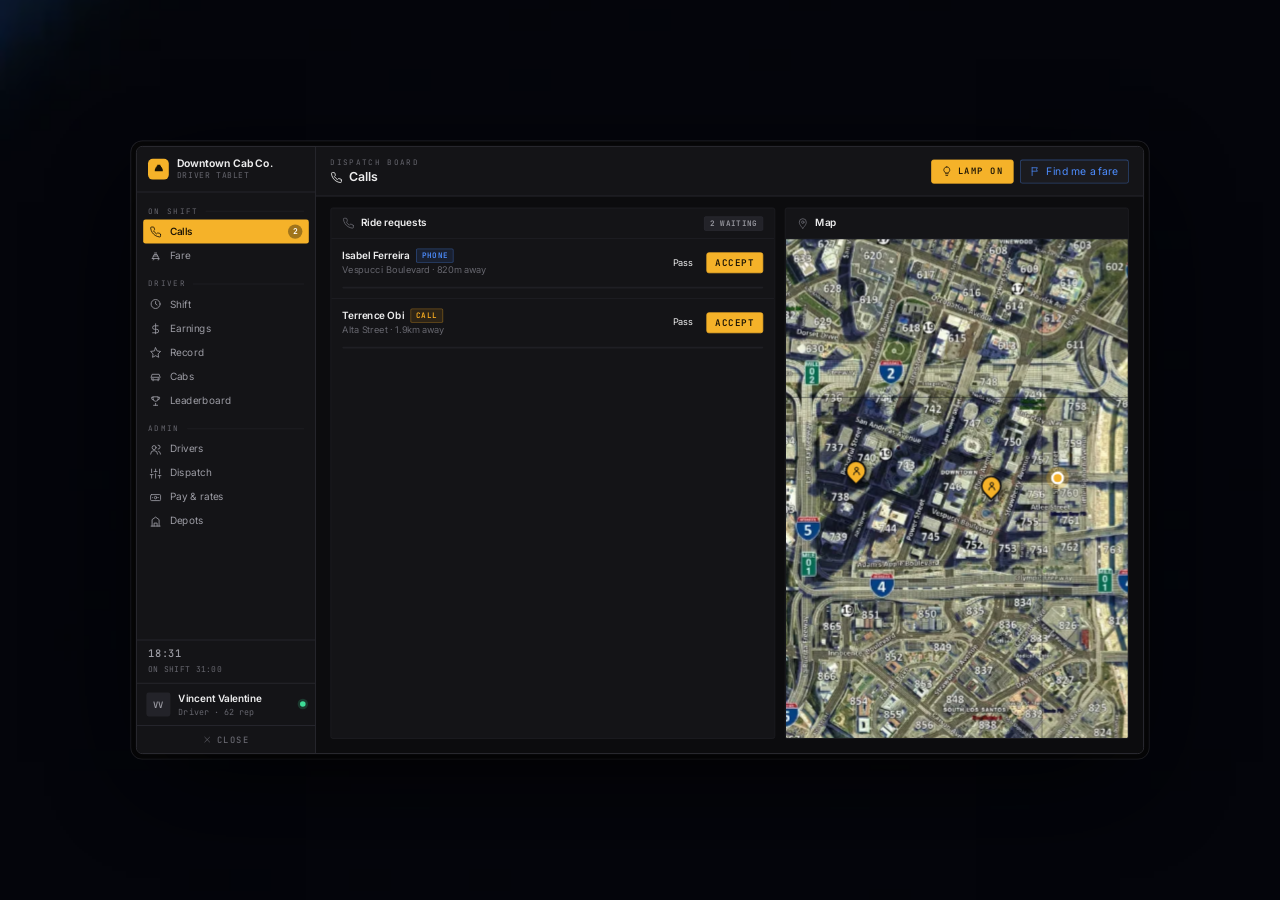
<file: html/index.html>
<!doctype html>
<html lang="en">
<head>
<meta charset="utf-8">
<title>XS-TaxiJob</title>
<link rel="preconnect" href="https://fonts.googleapis.com">
<link rel="preconnect" href="https://fonts.gstatic.com" crossorigin>
<link href="https://fonts.googleapis.com/css2?family=Saira:wght@500;600;700&family=Inter:wght@400;500;600;700&family=JetBrains+Mono:wght@400;500;600;700&display=swap" rel="stylesheet">
<link rel="stylesheet" href="vendor/leaflet/leaflet.css">
<link rel="stylesheet" href="css/dock.css">
<link rel="stylesheet" href="css/tablet.css">
</head>
<body>
<div id="tablet" class="hidden">
    <div class="tb-dim"></div>
    <div class="tb-stage">
        <div class="tb-win">
            <aside class="tb-rail">
                <div class="tb-logo">
                    <div class="tb-hex"><svg viewBox="0 0 24 24"><path d="M4 17h16v-3l-2-5H6l-2 5zM7 9l1-3h8l1 3M9 4h6v2H9z"/></svg></div>
                    <div style="min-width:0">
                        <div class="tb-brand" data-brand>Taxi</div>
                        <div class="tb-brand-sub">Driver tablet</div>
                    </div>
                </div>
                <nav class="tb-nav"></nav>
                <div class="tb-clock"><b data-clock>00:00</b><span data-clock-sub>Off shift</span></div>
                <div class="tb-me">
                    <div class="tb-av" data-me-av>DR</div>
                    <div class="tb-me-info"><b data-me-name>Driver</b><span data-me-sub></span></div>
                    <span class="tb-dot off" data-me-dot></span>
                </div>
                <div class="tb-close" data-close><svg class="tb-i" viewBox="0 0 24 24"><path d="M18 6 6 18M6 6l12 12"/></svg> Close</div>
            </aside>
            <main class="tb-main">
                <div class="tb-ph"></div>
                <div class="tb-body"></div>
                <div class="tb-toastbox"></div>
            </main>
        </div>
    </div>
</div>
<div id="dock">
    <div id="hails"></div>
    <div id="summary" class="hidden">
        <div class="summary-card">
            <h2>Fare complete</h2>
            <div class="summary-rows" id="summary-rows"></div>
            <button id="summary-close" type="button">Clear</button>
        </div>
    </div>
    <div id="meter" class="hidden">
        <div class="mtr-head">
            <span class="dot"></span>
            <span class="mtr-state" id="meter-title">Off duty</span>
            <span class="mtr-flags">
                <span class="pill" id="meter-tariff" hidden></span>
                <span class="mtr-pips" id="meter-pips"></span>
                <span id="meter-vehicle"></span>
            </span>
        </div>
        <div class="mtr-read" id="meter-well">
            <div class="mtr-big" id="meter-amount">$0</div>
            <div class="mtr-cap" id="meter-cap">Shift</div>
            <div class="mtr-aux">
                <b id="meter-distance">0m</b>
                <b id="meter-time">0:00</b>
            </div>
        </div>
        <div class="mtr-route">
            <span class="mtr-to" id="meter-route"></span>
            <span class="mtr-eta" id="meter-totals"></span>
        </div>
    </div>
</div>
<script src="vendor/leaflet/leaflet.js"></script>
<script src="js/mock.js"></script>
<script src="js/app.js"></script>
<script src="js/meter.js"></script>
<script src="js/map.js"></script>
<script src="js/tablet.js"></script>
</body>
</html>
</file>
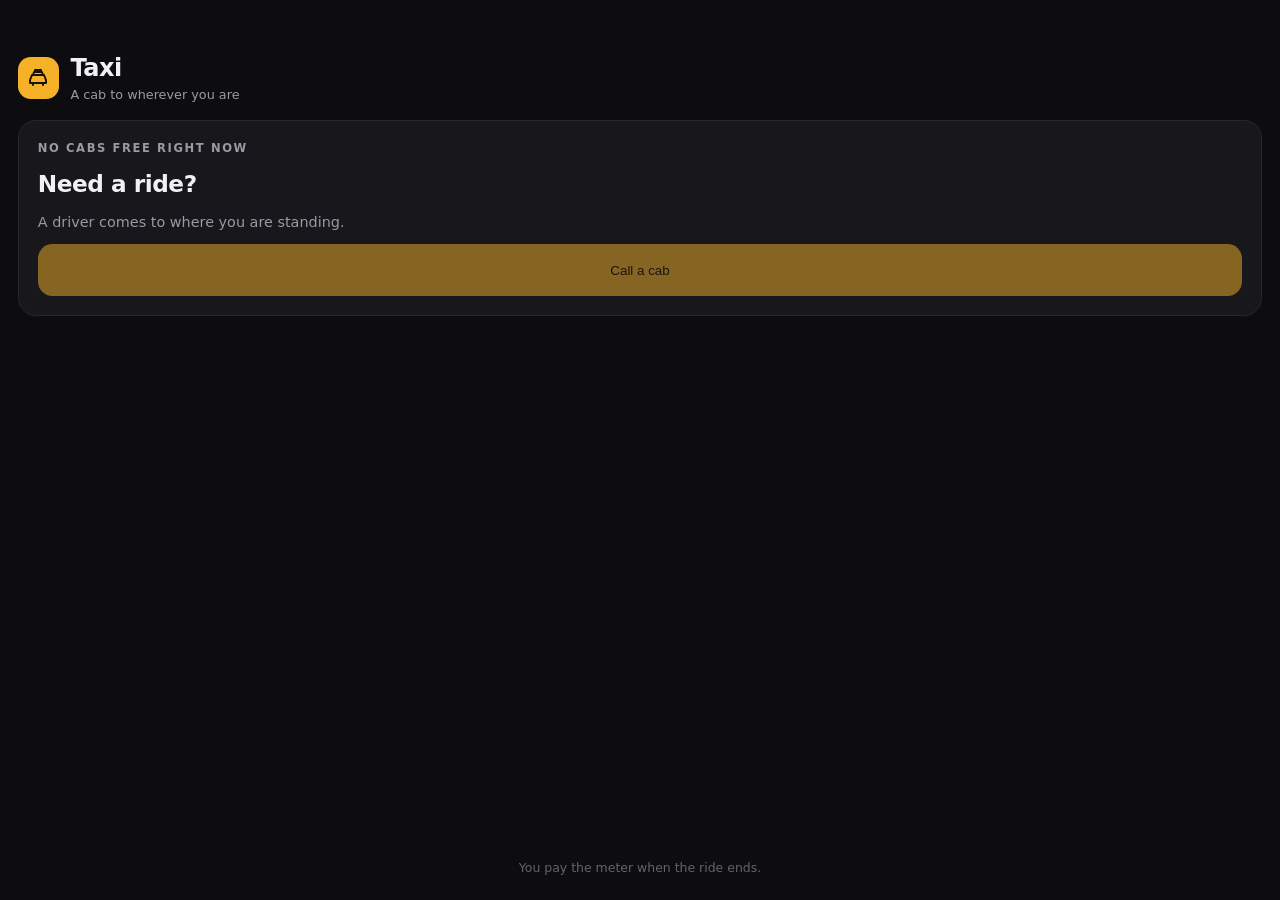
<file: html/phone/index.html>
<!doctype html>
<html lang="en">
<head>
<meta charset="utf-8">
<meta name="viewport" content="width=device-width, initial-scale=1">
<title>Taxi</title>
<style>
:root{--bg:#0d0d10;--card:#17171c;--line:#26262e;--text:#f1f1f3;--dim:#9a9aa4;--faint:#63636c;--amber:#f5b229;--amber-rgb:245,178,41;--ink:#1a1305;--red:#ff5a66;--red-rgb:255,90,102;--green:#3ddc97}
[data-theme="light"]{--bg:#f3f3f6;--card:#ffffff;--line:#e2e2e8;--text:#15151a;--dim:#5d5d68;--faint:#9a9aa4}
*{box-sizing:border-box;margin:0;padding:0}
html,body{height:100%;background:var(--bg);color:var(--text);font:400 1rem/1.4 system-ui,-apple-system,'Segoe UI',Roboto,sans-serif;-webkit-font-smoothing:antialiased;user-select:none}
.app{display:flex;flex-direction:column;gap:1rem;min-height:100%;padding:3.25rem 1.1rem 1.5rem}
.top{display:flex;align-items:center;gap:.7rem}
.logo{display:grid;place-items:center;width:2.6rem;height:2.6rem;border-radius:.8rem;background:var(--amber);color:var(--ink)}
.logo svg{width:1.5rem;height:1.5rem;fill:none;stroke:currentColor;stroke-width:2;stroke-linecap:round;stroke-linejoin:round}
.top h1{font-size:1.5rem;font-weight:700;letter-spacing:-.02em}
.top p{font-size:.8rem;color:var(--dim)}
.card{display:flex;flex-direction:column;gap:.75rem;padding:1.2rem;border:1px solid var(--line);border-radius:1.1rem;background:var(--card)}
.state{font-size:.72rem;font-weight:700;letter-spacing:.14em;text-transform:uppercase;color:var(--amber)}
.state.wait{color:var(--dim)}
.big{font-size:1.45rem;font-weight:700;letter-spacing:-.02em}
.sub{font-size:.9rem;color:var(--dim)}
.row{display:flex;justify-content:space-between;gap:.75rem;padding:.55rem 0;border-top:1px solid var(--line);font-size:.92rem}
.row span:first-child{color:var(--faint)}
.btn{display:flex;align-items:center;justify-content:center;gap:.5rem;width:100%;height:3.2rem;border:0;border-radius:.9rem;background:var(--amber);color:var(--ink);font:700 1.05rem/1 inherit;cursor:pointer}
.btn:active{transform:scale(.98)}
.btn[disabled]{opacity:.5}
.btn.ghost{background:transparent;color:var(--red);border:1px solid rgba(var(--red-rgb),.4)}
.pulse{width:.65rem;height:.65rem;border-radius:50%;background:var(--amber);box-shadow:0 0 0 0 rgba(var(--amber-rgb),.6);animation:p 1.4s infinite}
@keyframes p{70%{box-shadow:0 0 0 .7rem transparent}100%{box-shadow:0 0 0 0 transparent}}
.line{display:flex;align-items:center;gap:.6rem}
.err{min-height:1.2rem;font-size:.85rem;color:var(--red);text-align:center}
.foot{margin-top:auto;font-size:.78rem;color:var(--faint);text-align:center}
</style>
</head>
<body>
<div class="app">
    <div class="top">
        <div class="logo"><svg viewBox="0 0 24 24"><path d="M4 17h16v-3l-2-5H6l-2 5zM7 9l1-3h8l1 3M9 4h6v2H9zM7 17v2M17 17v2"/></svg></div>
        <div><h1 data-title>Taxi</h1><p>A cab to wherever you are</p></div>
    </div>
    <div class="card" data-card></div>
    <div class="err" data-err></div>
    <div class="foot">You pay the meter when the ride ends.</div>
</div>
<script>
(() => {
    const host = location.hostname || '';
    const query = new URLSearchParams(location.search).get('res');
    const res = (typeof GetParentResourceName === 'function' && GetParentResourceName())
        || query
        || (typeof window.resourceName === 'string' && window.resourceName)
        || (host.startsWith('cfx-nui-') ? host.slice(8) : 'XS-TaxiJob');

    const card = document.querySelector('[data-card]');
    const err = document.querySelector('[data-err]');
    let status = { state: 'none' };
    let busy = false;

    const esc = (v) => String(v ?? '').replace(/[&<>"']/g, (c) => ({ '&': '&amp;', '<': '&lt;', '>': '&gt;', '"': '&quot;', "'": '&#39;' }[c]));

    function call(name) {
        return fetch(`https://${res}/${name}`, { method: 'POST', headers: { 'Content-Type': 'application/json' }, body: '{}' })
            .then((r) => r.json())
            .catch(() => ({ ok: false, error: 'Dispatch did not answer.' }));
    }

    function render() {
        const s = status || { state: 'none' };
        if (s.state === 'waiting') {
            card.innerHTML = `
                <span class="state wait">Finding a driver</span>
                <div class="line"><span class="pulse"></span><span class="big">Calling cabs</span></div>
                <span class="sub">Sent to ${s.drivers || 0} driver${s.drivers === 1 ? '' : 's'}. Stay where you are.</span>
                <button class="btn ghost" data-cancel>Cancel</button>`;
        } else if (s.state === 'accepted') {
            card.innerHTML = `
                <span class="state">Driver on the way</span>
                <span class="big">${esc(s.driver || 'Your driver')}</span>
                ${s.vehicle ? `<div class="row"><span>Car</span><span>${esc(s.vehicle)}</span></div>` : ''}
                ${s.plate ? `<div class="row"><span>Plate</span><span>${esc(s.plate)}</span></div>` : ''}
                <button class="btn ghost" data-cancel>Cancel</button>`;
        } else if (s.state === 'riding') {
            card.innerHTML = `
                <span class="state">On your way</span>
                <span class="big">${esc(s.driver || 'Your driver')}</span>
                <span class="sub">Tell your driver where you are going.</span>`;
        } else {
            const free = Number(s.drivers || 0);
            card.innerHTML = `
                <span class="state ${free ? '' : 'wait'}">${free ? `${free} cab${free === 1 ? '' : 's'} free` : 'No cabs free right now'}</span>
                <span class="big">Need a ride?</span>
                <span class="sub">A driver comes to where you are standing.</span>
                <button class="btn" data-call ${free ? '' : 'disabled'}>Call a cab</button>`;
        }

        const go = card.querySelector('[data-call]');
        if (go) go.onclick = async () => {
            if (busy) return;
            busy = true;
            go.disabled = true;
            err.textContent = '';
            const result = await call('phoneRequest');
            busy = false;
            if (!result || result.ok === false) err.textContent = (result && result.error) || 'That did not work.';
            refresh();
        };

        const cancel = card.querySelector('[data-cancel]');
        if (cancel) cancel.onclick = async () => {
            cancel.disabled = true;
            const result = await call('phoneCancel');
            if (!result || result.ok === false) err.textContent = (result && result.error) || 'That did not work.';
            refresh();
        };
    }

    async function refresh() {
        const next = await call('phoneStatus');
        if (next && next.state) {
            status = next;
            render();
        }
    }

    window.addEventListener('message', (event) => {
        const data = event.data;
        if (data === 'componentsLoaded' || data === 'app-opened' || data === 'phone-load') refresh();
        else if (data && data.type === 'status' && data.status) {
            status = data.status;
            render();
        }
    });

    render();
    refresh();
    setInterval(() => { if (document.visibilityState !== 'hidden') refresh(); }, 2500);
})();
</script>
</body>
</html>
</file>
<file: html/vendor/leaflet/leaflet.css>
/* required styles */

.leaflet-pane,
.leaflet-tile,
.leaflet-marker-icon,
.leaflet-marker-shadow,
.leaflet-tile-container,
.leaflet-pane > svg,
.leaflet-pane > canvas,
.leaflet-zoom-box,
.leaflet-image-layer,
.leaflet-layer {
	position: absolute;
	left: 0;
	top: 0;
	}
.leaflet-container {
	overflow: hidden;
	}
.leaflet-tile,
.leaflet-marker-icon,
.leaflet-marker-shadow {
	-webkit-user-select: none;
	   -moz-user-select: none;
	        user-select: none;
	  -webkit-user-drag: none;
	}
/* Prevents IE11 from highlighting tiles in blue */
.leaflet-tile::selection {
	background: transparent;
}
/* Safari renders non-retina tile on retina better with this, but Chrome is worse */
.leaflet-safari .leaflet-tile {
	image-rendering: -webkit-optimize-contrast;
	}
/* hack that prevents hw layers "stretching" when loading new tiles */
.leaflet-safari .leaflet-tile-container {
	width: 1600px;
	height: 1600px;
	-webkit-transform-origin: 0 0;
	}
.leaflet-marker-icon,
.leaflet-marker-shadow {
	display: block;
	}
/* .leaflet-container svg: reset svg max-width decleration shipped in Joomla! (joomla.org) 3.x */
/* .leaflet-container img: map is broken in FF if you have max-width: 100% on tiles */
.leaflet-container .leaflet-overlay-pane svg {
	max-width: none !important;
	max-height: none !important;
	}
.leaflet-container .leaflet-marker-pane img,
.leaflet-container .leaflet-shadow-pane img,
.leaflet-container .leaflet-tile-pane img,
.leaflet-container img.leaflet-image-layer,
.leaflet-container .leaflet-tile {
	max-width: none !important;
	max-height: none !important;
	width: auto;
	padding: 0;
	}

.leaflet-container img.leaflet-tile {
	/* See: https://bugs.chromium.org/p/chromium/issues/detail?id=600120 */
	mix-blend-mode: plus-lighter;
}

.leaflet-container.leaflet-touch-zoom {
	-ms-touch-action: pan-x pan-y;
	touch-action: pan-x pan-y;
	}
.leaflet-container.leaflet-touch-drag {
	-ms-touch-action: pinch-zoom;
	/* Fallback for FF which doesn't support pinch-zoom */
	touch-action: none;
	touch-action: pinch-zoom;
}
.leaflet-container.leaflet-touch-drag.leaflet-touch-zoom {
	-ms-touch-action: none;
	touch-action: none;
}
.leaflet-container {
	-webkit-tap-highlight-color: transparent;
}
.leaflet-container a {
	-webkit-tap-highlight-color: rgba(51, 181, 229, 0.4);
}
.leaflet-tile {
	filter: inherit;
	visibility: hidden;
	}
.leaflet-tile-loaded {
	visibility: inherit;
	}
.leaflet-zoom-box {
	width: 0;
	height: 0;
	-moz-box-sizing: border-box;
	     box-sizing: border-box;
	z-index: 800;
	}
/* workaround for https://bugzilla.mozilla.org/show_bug.cgi?id=888319 */
.leaflet-overlay-pane svg {
	-moz-user-select: none;
	}

.leaflet-pane         { z-index: 400; }

.leaflet-tile-pane    { z-index: 200; }
.leaflet-overlay-pane { z-index: 400; }
.leaflet-shadow-pane  { z-index: 500; }
.leaflet-marker-pane  { z-index: 600; }
.leaflet-tooltip-pane   { z-index: 650; }
.leaflet-popup-pane   { z-index: 700; }

.leaflet-map-pane canvas { z-index: 100; }
.leaflet-map-pane svg    { z-index: 200; }

.leaflet-vml-shape {
	width: 1px;
	height: 1px;
	}
.lvml {
	behavior: url(#default#VML);
	display: inline-block;
	position: absolute;
	}


/* control positioning */

.leaflet-control {
	position: relative;
	z-index: 800;
	pointer-events: visiblePainted; /* IE 9-10 doesn't have auto */
	pointer-events: auto;
	}
.leaflet-top,
.leaflet-bottom {
	position: absolute;
	z-index: 1000;
	pointer-events: none;
	}
.leaflet-top {
	top: 0;
	}
.leaflet-right {
	right: 0;
	}
.leaflet-bottom {
	bottom: 0;
	}
.leaflet-left {
	left: 0;
	}
.leaflet-control {
	float: left;
	clear: both;
	}
.leaflet-right .leaflet-control {
	float: right;
	}
.leaflet-top .leaflet-control {
	margin-top: 10px;
	}
.leaflet-bottom .leaflet-control {
	margin-bottom: 10px;
	}
.leaflet-left .leaflet-control {
	margin-left: 10px;
	}
.leaflet-right .leaflet-control {
	margin-right: 10px;
	}


/* zoom and fade animations */

.leaflet-fade-anim .leaflet-popup {
	opacity: 0;
	-webkit-transition: opacity 0.2s linear;
	   -moz-transition: opacity 0.2s linear;
	        transition: opacity 0.2s linear;
	}
.leaflet-fade-anim .leaflet-map-pane .leaflet-popup {
	opacity: 1;
	}
.leaflet-zoom-animated {
	-webkit-transform-origin: 0 0;
	    -ms-transform-origin: 0 0;
	        transform-origin: 0 0;
	}
svg.leaflet-zoom-animated {
	will-change: transform;
}

.leaflet-zoom-anim .leaflet-zoom-animated {
	-webkit-transition: -webkit-transform 0.25s cubic-bezier(0,0,0.25,1);
	   -moz-transition:    -moz-transform 0.25s cubic-bezier(0,0,0.25,1);
	        transition:         transform 0.25s cubic-bezier(0,0,0.25,1);
	}
.leaflet-zoom-anim .leaflet-tile,
.leaflet-pan-anim .leaflet-tile {
	-webkit-transition: none;
	   -moz-transition: none;
	        transition: none;
	}

.leaflet-zoom-anim .leaflet-zoom-hide {
	visibility: hidden;
	}


/* cursors */

.leaflet-interactive {
	cursor: pointer;
	}
.leaflet-grab {
	cursor: -webkit-grab;
	cursor:    -moz-grab;
	cursor:         grab;
	}
.leaflet-crosshair,
.leaflet-crosshair .leaflet-interactive {
	cursor: crosshair;
	}
.leaflet-popup-pane,
.leaflet-control {
	cursor: auto;
	}
.leaflet-dragging .leaflet-grab,
.leaflet-dragging .leaflet-grab .leaflet-interactive,
.leaflet-dragging .leaflet-marker-draggable {
	cursor: move;
	cursor: -webkit-grabbing;
	cursor:    -moz-grabbing;
	cursor:         grabbing;
	}

/* marker & overlays interactivity */
.leaflet-marker-icon,
.leaflet-marker-shadow,
.leaflet-image-layer,
.leaflet-pane > svg path,
.leaflet-tile-container {
	pointer-events: none;
	}

.leaflet-marker-icon.leaflet-interactive,
.leaflet-image-layer.leaflet-interactive,
.leaflet-pane > svg path.leaflet-interactive,
svg.leaflet-image-layer.leaflet-interactive path {
	pointer-events: visiblePainted; /* IE 9-10 doesn't have auto */
	pointer-events: auto;
	}

/* visual tweaks */

.leaflet-container {
	background: #ddd;
	outline-offset: 1px;
	}
.leaflet-container a {
	color: #0078A8;
	}
.leaflet-zoom-box {
	border: 2px dotted #38f;
	background: rgba(255,255,255,0.5);
	}


/* general typography */
.leaflet-container {
	font-family: "Helvetica Neue", Arial, Helvetica, sans-serif;
	font-size: 12px;
	font-size: 0.75rem;
	line-height: 1.5;
	}


/* general toolbar styles */

.leaflet-bar {
	box-shadow: 0 1px 5px rgba(0,0,0,0.65);
	border-radius: 4px;
	}
.leaflet-bar a {
	background-color: #fff;
	border-bottom: 1px solid #ccc;
	width: 26px;
	height: 26px;
	line-height: 26px;
	display: block;
	text-align: center;
	text-decoration: none;
	color: black;
	}
.leaflet-bar a,
.leaflet-control-layers-toggle {
	background-position: 50% 50%;
	background-repeat: no-repeat;
	display: block;
	}
.leaflet-bar a:hover,
.leaflet-bar a:focus {
	background-color: #f4f4f4;
	}
.leaflet-bar a:first-child {
	border-top-left-radius: 4px;
	border-top-right-radius: 4px;
	}
.leaflet-bar a:last-child {
	border-bottom-left-radius: 4px;
	border-bottom-right-radius: 4px;
	border-bottom: none;
	}
.leaflet-bar a.leaflet-disabled {
	cursor: default;
	background-color: #f4f4f4;
	color: #bbb;
	}

.leaflet-touch .leaflet-bar a {
	width: 30px;
	height: 30px;
	line-height: 30px;
	}
.leaflet-touch .leaflet-bar a:first-child {
	border-top-left-radius: 2px;
	border-top-right-radius: 2px;
	}
.leaflet-touch .leaflet-bar a:last-child {
	border-bottom-left-radius: 2px;
	border-bottom-right-radius: 2px;
	}

/* zoom control */

.leaflet-control-zoom-in,
.leaflet-control-zoom-out {
	font: bold 18px 'Lucida Console', Monaco, monospace;
	text-indent: 1px;
	}

.leaflet-touch .leaflet-control-zoom-in, .leaflet-touch .leaflet-control-zoom-out  {
	font-size: 22px;
	}


/* layers control */

.leaflet-control-layers {
	box-shadow: 0 1px 5px rgba(0,0,0,0.4);
	background: #fff;
	border-radius: 5px;
	}
.leaflet-control-layers-toggle {
	background-image: url(images/layers.png);
	width: 36px;
	height: 36px;
	}
.leaflet-retina .leaflet-control-layers-toggle {
	background-image: url(images/layers-2x.png);
	background-size: 26px 26px;
	}
.leaflet-touch .leaflet-control-layers-toggle {
	width: 44px;
	height: 44px;
	}
.leaflet-control-layers .leaflet-control-layers-list,
.leaflet-control-layers-expanded .leaflet-control-layers-toggle {
	display: none;
	}
.leaflet-control-layers-expanded .leaflet-control-layers-list {
	display: block;
	position: relative;
	}
.leaflet-control-layers-expanded {
	padding: 6px 10px 6px 6px;
	color: #333;
	background: #fff;
	}
.leaflet-control-layers-scrollbar {
	overflow-y: scroll;
	overflow-x: hidden;
	padding-right: 5px;
	}
.leaflet-control-layers-selector {
	margin-top: 2px;
	position: relative;
	top: 1px;
	}
.leaflet-control-layers label {
	display: block;
	font-size: 13px;
	font-size: 1.08333em;
	}
.leaflet-control-layers-separator {
	height: 0;
	border-top: 1px solid #ddd;
	margin: 5px -10px 5px -6px;
	}

/* Default icon URLs */
.leaflet-default-icon-path { /* used only in path-guessing heuristic, see L.Icon.Default */
	background-image: url(images/marker-icon.png);
	}


/* attribution and scale controls */

.leaflet-container .leaflet-control-attribution {
	background: #fff;
	background: rgba(255, 255, 255, 0.8);
	margin: 0;
	}
.leaflet-control-attribution,
.leaflet-control-scale-line {
	padding: 0 5px;
	color: #333;
	line-height: 1.4;
	}
.leaflet-control-attribution a {
	text-decoration: none;
	}
.leaflet-control-attribution a:hover,
.leaflet-control-attribution a:focus {
	text-decoration: underline;
	}
.leaflet-attribution-flag {
	display: inline !important;
	vertical-align: baseline !important;
	width: 1em;
	height: 0.6669em;
	}
.leaflet-left .leaflet-control-scale {
	margin-left: 5px;
	}
.leaflet-bottom .leaflet-control-scale {
	margin-bottom: 5px;
	}
.leaflet-control-scale-line {
	border: 2px solid #777;
	border-top: none;
	line-height: 1.1;
	padding: 2px 5px 1px;
	white-space: nowrap;
	-moz-box-sizing: border-box;
	     box-sizing: border-box;
	background: rgba(255, 255, 255, 0.8);
	text-shadow: 1px 1px #fff;
	}
.leaflet-control-scale-line:not(:first-child) {
	border-top: 2px solid #777;
	border-bottom: none;
	margin-top: -2px;
	}
.leaflet-control-scale-line:not(:first-child):not(:last-child) {
	border-bottom: 2px solid #777;
	}

.leaflet-touch .leaflet-control-attribution,
.leaflet-touch .leaflet-control-layers,
.leaflet-touch .leaflet-bar {
	box-shadow: none;
	}
.leaflet-touch .leaflet-control-layers,
.leaflet-touch .leaflet-bar {
	border: 2px solid rgba(0,0,0,0.2);
	background-clip: padding-box;
	}


/* popup */

.leaflet-popup {
	position: absolute;
	text-align: center;
	margin-bottom: 20px;
	}
.leaflet-popup-content-wrapper {
	padding: 1px;
	text-align: left;
	border-radius: 12px;
	}
.leaflet-popup-content {
	margin: 13px 24px 13px 20px;
	line-height: 1.3;
	font-size: 13px;
	font-size: 1.08333em;
	min-height: 1px;
	}
.leaflet-popup-content p {
	margin: 17px 0;
	margin: 1.3em 0;
	}
.leaflet-popup-tip-container {
	width: 40px;
	height: 20px;
	position: absolute;
	left: 50%;
	margin-top: -1px;
	margin-left: -20px;
	overflow: hidden;
	pointer-events: none;
	}
.leaflet-popup-tip {
	width: 17px;
	height: 17px;
	padding: 1px;

	margin: -10px auto 0;
	pointer-events: auto;

	-webkit-transform: rotate(45deg);
	   -moz-transform: rotate(45deg);
	    -ms-transform: rotate(45deg);
	        transform: rotate(45deg);
	}
.leaflet-popup-content-wrapper,
.leaflet-popup-tip {
	background: white;
	color: #333;
	box-shadow: 0 3px 14px rgba(0,0,0,0.4);
	}
.leaflet-container a.leaflet-popup-close-button {
	position: absolute;
	top: 0;
	right: 0;
	border: none;
	text-align: center;
	width: 24px;
	height: 24px;
	font: 16px/24px Tahoma, Verdana, sans-serif;
	color: #757575;
	text-decoration: none;
	background: transparent;
	}
.leaflet-container a.leaflet-popup-close-button:hover,
.leaflet-container a.leaflet-popup-close-button:focus {
	color: #585858;
	}
.leaflet-popup-scrolled {
	overflow: auto;
	}

.leaflet-oldie .leaflet-popup-content-wrapper {
	-ms-zoom: 1;
	}
.leaflet-oldie .leaflet-popup-tip {
	width: 24px;
	margin: 0 auto;

	-ms-filter: "progid:DXImageTransform.Microsoft.Matrix(M11=0.70710678, M12=0.70710678, M21=-0.70710678, M22=0.70710678)";
	filter: progid:DXImageTransform.Microsoft.Matrix(M11=0.70710678, M12=0.70710678, M21=-0.70710678, M22=0.70710678);
	}

.leaflet-oldie .leaflet-control-zoom,
.leaflet-oldie .leaflet-control-layers,
.leaflet-oldie .leaflet-popup-content-wrapper,
.leaflet-oldie .leaflet-popup-tip {
	border: 1px solid #999;
	}


/* div icon */

.leaflet-div-icon {
	background: #fff;
	border: 1px solid #666;
	}


/* Tooltip */
/* Base styles for the element that has a tooltip */
.leaflet-tooltip {
	position: absolute;
	padding: 6px;
	background-color: #fff;
	border: 1px solid #fff;
	border-radius: 3px;
	color: #222;
	white-space: nowrap;
	-webkit-user-select: none;
	-moz-user-select: none;
	-ms-user-select: none;
	user-select: none;
	pointer-events: none;
	box-shadow: 0 1px 3px rgba(0,0,0,0.4);
	}
.leaflet-tooltip.leaflet-interactive {
	cursor: pointer;
	pointer-events: auto;
	}
.leaflet-tooltip-top:before,
.leaflet-tooltip-bottom:before,
.leaflet-tooltip-left:before,
.leaflet-tooltip-right:before {
	position: absolute;
	pointer-events: none;
	border: 6px solid transparent;
	background: transparent;
	content: "";
	}

/* Directions */

.leaflet-tooltip-bottom {
	margin-top: 6px;
}
.leaflet-tooltip-top {
	margin-top: -6px;
}
.leaflet-tooltip-bottom:before,
.leaflet-tooltip-top:before {
	left: 50%;
	margin-left: -6px;
	}
.leaflet-tooltip-top:before {
	bottom: 0;
	margin-bottom: -12px;
	border-top-color: #fff;
	}
.leaflet-tooltip-bottom:before {
	top: 0;
	margin-top: -12px;
	margin-left: -6px;
	border-bottom-color: #fff;
	}
.leaflet-tooltip-left {
	margin-left: -6px;
}
.leaflet-tooltip-right {
	margin-left: 6px;
}
.leaflet-tooltip-left:before,
.leaflet-tooltip-right:before {
	top: 50%;
	margin-top: -6px;
	}
.leaflet-tooltip-left:before {
	right: 0;
	margin-right: -12px;
	border-left-color: #fff;
	}
.leaflet-tooltip-right:before {
	left: 0;
	margin-left: -12px;
	border-right-color: #fff;
	}

/* Printing */

@media print {
	/* Prevent printers from removing background-images of controls. */
	.leaflet-control {
		-webkit-print-color-adjust: exact;
		print-color-adjust: exact;
		}
	}
</file>
<file: html/css/dock.css>
:root {
    --bg:        #0a0b0e;
    --panel:     #101217;
    --panel-2:   #161920;
    --raised:    #1c2029;
    --input:     #0c0e12;
    --line:      rgba(255,255,255,0.07);
    --line-2:    rgba(255,255,255,0.13);

    --text:      #eef0f4;
    --muted:     #99a0ae;
    --faint:     #626a7a;

    --amber:     #f5b229;
    --amber-dim: rgba(245,178,41,0.13);
    --amber-glow:rgba(245,178,41,0.38);
    --amber-deep:#c98a0e;

    --ok:        #3ddc97;
    --ok-dim:    rgba(61,220,151,0.14);
    --bad:       #e5574d;
    --bad-dim:   rgba(229,87,77,0.15);
    --blue:      #5aa7ff;
    --blue-dim:  rgba(90,167,255,0.14);

    --display: 'Saira', 'Segoe UI', system-ui, sans-serif;
    --body:    'Inter', 'Segoe UI', system-ui, sans-serif;
    --mono:    'JetBrains Mono', ui-monospace, 'Cascadia Code', monospace;

    --radius:    10px;
    --radius-sm: 6px;
    --ease: cubic-bezier(.22,.61,.36,1);
}

* { box-sizing: border-box; margin: 0; padding: 0; }

body {
    font-family: var(--body);
    font-size: 14px;
    color: var(--text);
    background: transparent;
    height: 100vh;
    overflow: hidden;
    user-select: none;
    -webkit-font-smoothing: antialiased;
}

.hidden { display: none !important; }
button { font: inherit; color: inherit; cursor: pointer; border: 0; background: none; }


/* ── The meter ──────────────────────────────────────────────────────────── */

/* One corner for everything that speaks while you drive. Never give this a
   transform, filter or perspective: #summary.full is fixed inset:0 and a
   containing block here would render the end-of-shift card in the corner. */
#dock {
    position: fixed;
    right: 24px;
    bottom: 24px;
    display: flex;
    flex-direction: column;
    align-items: flex-end;
    gap: 10px;
    pointer-events: none;
}
#dock > * { pointer-events: auto; }

/* A moulded box. Fixed size in every state — the inset top highlight is the
   whole "this is a physical thing" trick, and there is deliberately no
   backdrop-filter: over a transparent page CEF paints that region black. */
#meter {
    position: relative;
    width: 300px;
    background: var(--panel);
    border: 1px solid var(--line-2);
    border-radius: var(--radius);
    overflow: hidden;
    box-shadow:
        inset 0 1px 0 rgba(255,255,255,.06),
        0 14px 34px rgba(0,0,0,.55);
    animation: fadeUp .26s var(--ease) both;
}

/* Band one: the sign. Carries the whole state in a colour and one word, so it
   reads in peripheral vision without being looked at. */
.mtr-head {
    height: 28px;
    padding: 0 12px;
    display: flex;
    align-items: center;
    gap: 8px;
    background: var(--panel-2);
    border-bottom: 1px solid var(--line);
    font-family: var(--display);
    font-size: 11px;
    font-weight: 700;
    letter-spacing: .14em;
    text-transform: uppercase;
    color: var(--faint);
}

.mtr-state { white-space: nowrap; }
.mtr-flags { margin-left: auto; display: flex; align-items: center; gap: 6px; }
.mtr-flags .pill { font-size: 9px; padding: 1px 6px; letter-spacing: .08em; }
#meter-vehicle { color: inherit; opacity: .7; font-size: 10px; letter-spacing: .06em; }

.mtr-pips { display: flex; gap: 3px; }
.pip {
    width: 4px; height: 4px;
    border-radius: 1px;
    background: currentColor;
    display: block;
}
.pip.spent { opacity: .25; }

/* Band two: the well. Recessed below the body, which with the band above it is
   what reads as glass over a display. */
.mtr-read {
    padding: 12px 14px 10px;
    background: var(--bg);
    display: grid;
    grid-template-columns: 1fr auto;
    grid-template-areas: "big aux" "cap aux";
    row-gap: 2px;
    box-shadow: inset 0 2px 6px rgba(0,0,0,.5);
}

/* Tabular figures are not a nicety here: $148 to $149 must not move a pixel
   while the driver is reading it at speed. */
.mtr-big {
    grid-area: big;
    font-family: var(--display);
    font-size: 46px;
    font-weight: 700;
    line-height: .95;
    letter-spacing: -.03em;
    font-variant-numeric: tabular-nums;
    color: var(--amber);
    text-shadow: 0 0 18px var(--amber-glow);
}

/* The big number means something different in every state, and an unlabelled
   big number is a guess. */
.mtr-cap {
    grid-area: cap;
    font-family: var(--display);
    font-size: 9.5px;
    font-weight: 600;
    letter-spacing: .18em;
    text-transform: uppercase;
    color: var(--faint);
}

.mtr-aux {
    grid-area: aux;
    align-self: center;
    justify-self: end;
    text-align: right;
    display: grid;
    gap: 3px;
}
.mtr-aux b {
    font-family: var(--mono);
    font-size: 11.5px;
    font-weight: 500;
    font-variant-numeric: tabular-nums;
    color: var(--muted);
}

/* Band three: one line of context. Always drawn, even with no fare, so the
   unit's height never changes. */
.mtr-route {
    height: 30px;
    padding: 0 12px;
    display: flex;
    align-items: center;
    gap: 8px;
    border-top: 1px solid var(--line);
}
.mtr-to {
    font-size: 11.5px;
    color: var(--muted);
    overflow: hidden;
    text-overflow: ellipsis;
    white-space: nowrap;
}
.mtr-to strong { font-family: var(--display); font-size: 12px; color: var(--amber); font-weight: 600; }
.mtr-to .mtr-cmd { font-family: var(--mono); color: var(--amber); font-size: 11px; }
.mtr-eta { margin-left: auto; font-family: var(--mono); font-size: 11px; color: var(--faint); white-space: nowrap; }

/* ── States ─────────────────────────────────────────────────────────────── */
/* A state light does not fade, so none of these carry a transition. */

#meter.s-hire  .mtr-head { background: var(--amber-dim); color: var(--amber); }
#meter.s-hire  .dot { background: var(--amber); box-shadow: 0 0 8px var(--amber-glow); }

#meter.s-call  .mtr-head { background: var(--blue-dim); color: var(--blue); }
#meter.s-call  .dot { background: var(--blue); animation: pulse 1.5s ease-in-out infinite; }
#meter.s-call  .mtr-big { color: var(--blue); text-shadow: 0 0 18px rgba(90,167,255,.32); }

#meter.s-board .mtr-head { background: var(--blue-dim); color: var(--blue); }
#meter.s-board .dot { background: var(--blue); }

/* The strongest idea in the design: a cab's roof lamp goes OUT when it is
   hired and the meter lights up. The band inverting is that flip, in one
   gesture, legible without reading a word. */
#meter.s-hired .mtr-head { background: var(--amber); color: #15120a; }
#meter.s-hired .dot { background: #15120a; box-shadow: none; }
#meter.s-hired .mtr-flags .pill { background: rgba(0,0,0,.22); color: #15120a; border-color: rgba(0,0,0,.25); }

#meter.s-paid  .mtr-head { background: var(--ok-dim); color: var(--ok); }
#meter.s-paid  .dot { background: var(--ok); }
#meter.s-paid  .mtr-big { color: var(--ok); text-shadow: 0 0 18px rgba(61,220,151,.3); }

/* The pickup running out. The colour is the alarm; there is no beep. */
#meter.s-alarm .mtr-head { background: var(--bad-dim); color: var(--bad); }
#meter.s-alarm .dot { background: var(--bad); animation: pulse 1s ease-in-out infinite; }
#meter.s-alarm .mtr-big { color: var(--bad); text-shadow: 0 0 18px rgba(229,87,77,.34); }

/* Anything still reaching for the old class finds the hired look. */
#meter.running .mtr-head { background: var(--amber); color: #15120a; }

@keyframes pulse {
    0%, 100% { opacity: 1; }
    50%      { opacity: .35; }
}

/* ── One-shots ──────────────────────────────────────────────────────────── */

/* The number rolls over when its meaning changes. */
#meter.flip .mtr-big { animation: mtrFlip .14s var(--ease) both; }
@keyframes mtrFlip {
    from { opacity: 0; transform: translateY(-5px); }
    to   { opacity: 1; transform: translateY(0); }
}

/* A star lost. The cab takes a hit and the meter jolts — today the cost of
   driving badly is invisible until the summary card. */
#meter.knock .mtr-head { animation: mtrKnock .5s var(--ease) both; }
#meter.knock .dot { animation: mtrKnockDot .5s var(--ease) both; }
@keyframes mtrKnock {
    0%   { background: rgba(229,87,77,.4); }
    100% { }
}
@keyframes mtrKnockDot {
    0%, 100% { transform: scale(1); }
    40%      { transform: scale(1.9); }
}

/* Paid. One wash across the glass. */
#meter.settle .mtr-read { animation: mtrSettle .08s linear both; }
@keyframes mtrSettle {
    from { background: #2a2e36; }
    to   { background: var(--bg); }
}

/* ── The receipt ────────────────────────────────────────────────────────── */
/* A fare completing docks above the meter instead of throwing a card over the
   middle of the screen while you are driving. Ending a shift still gets the
   screen — you have parked, and it is the end of something. */
#summary.dock {
    position: static;
    inset: auto;
    display: block;
    background: none;
    backdrop-filter: none;
    place-items: initial;
}
#summary.dock .summary-card {
    width: 300px;
    padding: 14px 16px;
    animation: slideIn .26s var(--ease) both;
}
#summary.dock .summary-card h2 { font-size: 13px; margin-bottom: 10px; }
#summary.dock .summary-rows { margin-bottom: 10px; gap: 6px; }
#summary.dock .summary-rows div { font-size: 11.5px; padding-bottom: 6px; }
#summary.dock #summary-close {
    width: auto;
    padding: 5px 12px;
    font-size: 11px;
    margin-left: auto;
    display: block;
}

/* ── Hail offers ────────────────────────────────────────────────────────── */

#hails {
    position: fixed;
    top: 22px;
    right: 22px;
    display: flex;
    flex-direction: column;
    gap: 9px;
}


.hail {
    width: 250px;
    background: rgba(16,18,23,.95);
    border: 1px solid var(--line-2);
    border-left: 2px solid var(--amber);
    border-radius: var(--radius-sm);
    padding: 12px 14px;
    /* No backdrop-filter. Over a transparent page CEF has nothing to blur and
       paints the filtered region black instead — a box far bigger than the
       card, because the shadow goes opaque with it. */
    box-shadow: 0 10px 24px rgba(0,0,0,.45);
    animation: slideIn .26s var(--ease) both;
}

@keyframes slideIn {
    from { opacity: 0; transform: translateX(24px); }
    to   { opacity: 1; transform: none; }
}

.hail b { font-size: 13px; font-family: var(--display); }
.hail p { font-size: 11px; color: var(--muted); margin-top: 2px; }
.hail .cmd { font-family: var(--mono); font-size: 11px; color: var(--amber); margin-top: 7px; display: block; }

.hail .timer { height: 2px; background: var(--amber); margin-top: 9px; border-radius: 2px; transform-origin: left; }

/* ── Fare summary ───────────────────────────────────────────────────────── */

#summary {
    position: fixed;
    inset: 0;
    display: grid;
    place-items: center;
    background: rgba(4,5,7,.72);
}

.summary-card {
    width: min(400px, 90vw);
    background: var(--panel);
    border: 1px solid var(--line-2);
    border-radius: var(--radius);
    padding: 22px;
    box-shadow: 0 30px 80px rgba(0,0,0,.7);
    animation: panelIn .24s var(--ease) both;
}

.summary-card h2 {
    font-family: var(--display);
    font-size: 18px;
    font-weight: 600;
    margin-bottom: 14px;
}

.summary-rows { display: flex; flex-direction: column; gap: 8px; margin-bottom: 18px; }

.summary-rows div {
    display: flex;
    justify-content: space-between;
    font-size: 12.5px;
    padding-bottom: 8px;
    border-bottom: 1px solid var(--line);
}

.summary-rows div:last-child { border-bottom: 0; }
.summary-rows span:first-child { color: var(--muted); }
.summary-rows span:last-child { font-family: var(--mono); }
.summary-rows div.total span:last-child { color: var(--amber); font-size: 15px; font-weight: 700; }

#summary-close {
    width: 100%;
    padding: 10px;
    border-radius: var(--radius-sm);
    background: var(--amber-dim);
    border: 1px solid rgba(245,178,41,.4);
    color: var(--amber);
    font-family: var(--display);
    font-weight: 600;
    letter-spacing: .04em;
    transition: all .16s var(--ease);
}

#summary-close:hover { background: rgba(245,178,41,.22); border-color: var(--amber); }
</file>
<file: html/css/tablet.css>
:root{
  --x-base:#0c0c0e; --x-surface:#141417; --x-raised:#1b1b1f; --x-raised2:#232329; --x-line:#2a2a31; --x-soft:#1f1f24; --x-line2:#38383f;
  --x-text:#ececed; --x-dim:#9b9ba3; --x-faint:#66666e;
  --x-red:#ff4d5e;--x-red-rgb:255,77,94; --x-yellow:#ffb020;--x-yellow-rgb:255,176,32; --x-green:#3ddc97;--x-green-rgb:61,220,151; --x-blue:#4d8dff;--x-blue-rgb:77,141,255; --x-orange:#ff8a3d; --x-purple:#a88bff;--x-purple-rgb:168,139,255;
  --x-accent:#f5b229;--x-accent-rgb:245,178,41; --x-ink:#1a1305;
  --x-font:'Inter',system-ui,-apple-system,'Segoe UI',sans-serif; --x-mono:'JetBrains Mono','SF Mono',ui-monospace,Consolas,monospace;
}

.tb-stage{position:absolute;left:50%;top:50%;width:1600px;height:900px;transform:translate(-50%,-50%) scale(var(--tb-s,1));transform-origin:center center}
.tb-dim{position:absolute;inset:0;background:rgba(2,4,8,.55)}
.tb-win{position:absolute;left:170px;top:70px;width:1260px;height:760px;display:grid;grid-template-columns:224px minmax(0,1fr);background:var(--x-base);border:1px solid var(--x-line2);border-radius:8px;box-shadow:0 40px 120px -30px rgba(0,0,0,.95),0 0 0 6px #070708,0 0 0 7px #26262c;overflow:hidden;color:var(--x-text);font:13px/1.45 var(--x-font);-webkit-font-smoothing:antialiased;user-select:none}
.tb-win button,.tb-win input,.tb-win select,.tb-win textarea{font:inherit;color:inherit}
.tb-i{width:15px;height:15px;flex:none;fill:none;stroke:currentColor;stroke-width:1.7;stroke-linecap:round;stroke-linejoin:round}

.tb-rail{display:flex;flex-direction:column;min-height:0;background:var(--x-surface);border-right:1px solid var(--x-line)}
.tb-logo{display:flex;align-items:center;gap:10px;padding:13px 14px;border-bottom:1px solid var(--x-line)}
.tb-hex{width:26px;height:26px;flex:none;display:grid;place-items:center;border-radius:6px;background:var(--x-accent);color:var(--x-ink)}
.tb-hex svg{width:15px;height:15px;fill:currentColor}
.tb-brand{font:650 13px/1.2 var(--x-font);letter-spacing:-.01em;white-space:nowrap;overflow:hidden;text-overflow:ellipsis}
.tb-brand span{color:var(--x-accent)}
.tb-brand-sub{font:10px/1.4 var(--x-mono);color:var(--x-faint);letter-spacing:.1em;text-transform:uppercase}
.tb-nav{flex:1;min-height:0;overflow-y:auto;padding:4px 0 12px}
.tb-sec{display:flex;align-items:center;gap:9px;padding:15px 14px 6px;font:9.5px/1 var(--x-mono);letter-spacing:.2em;text-transform:uppercase;color:var(--x-faint)}
.tb-sec::after{content:'';flex:1;height:1px;background:var(--x-soft)}
.tb-item{display:flex;align-items:center;gap:10px;margin:0 8px;padding:6px 8px;border-radius:3px;color:var(--x-dim);font-size:12.5px;cursor:pointer}
.tb-item:hover{background:var(--x-raised);color:var(--x-text)}
.tb-item.on{background:var(--x-accent);color:var(--x-ink);font-weight:550}
.tb-badge{margin-left:auto;min-width:18px;padding:1px 5px;border-radius:9px;background:var(--x-red);color:#fff;font:600 10px/1.6 var(--x-mono);text-align:center}
.tb-badge.n{background:var(--x-raised2);color:var(--x-dim)}
.tb-item.on .tb-badge{background:rgba(0,0,0,.35);color:#fff}
.tb-clock{padding:9px 14px;border-top:1px solid var(--x-line)}
.tb-clock b{display:block;font:500 13px/1.2 var(--x-mono);color:var(--x-dim);letter-spacing:.04em}
.tb-clock span{font:10px/1.4 var(--x-mono);color:var(--x-faint);letter-spacing:.06em;text-transform:uppercase}
.tb-me{display:flex;align-items:center;gap:10px;padding:10px 12px;border-top:1px solid var(--x-line)}
.tb-av{width:30px;height:30px;flex:none;display:grid;place-items:center;border-radius:3px;background:var(--x-raised2);color:var(--x-dim);font:600 11px var(--x-mono)}
.tb-me-info{flex:1;min-width:0}
.tb-me-info b{display:block;font-weight:600;font-size:12.5px;white-space:nowrap;overflow:hidden;text-overflow:ellipsis}
.tb-me-info span{display:block;font:10.5px var(--x-mono);color:var(--x-faint);letter-spacing:.03em;white-space:nowrap;overflow:hidden;text-overflow:ellipsis}
.tb-dot{width:7px;height:7px;flex:none;border-radius:50%;background:var(--x-green);box-shadow:0 0 0 3px rgba(var(--x-green-rgb),.18)}
.tb-dot.off{background:#5c6674;box-shadow:none}
.tb-close{display:flex;align-items:center;justify-content:center;gap:6px;padding:11px 14px;border-top:1px solid var(--x-line);color:var(--x-faint);font:500 11px/1 var(--x-mono);letter-spacing:.1em;text-transform:uppercase;cursor:pointer}
.tb-close .tb-i{width:12px;height:12px}
.tb-close:hover{background:rgba(var(--x-red-rgb),.12);color:var(--x-red)}

.tb-main{position:relative;display:flex;flex-direction:column;min-width:0;min-height:0;background:var(--x-base)}
.tb-ph{display:flex;align-items:center;gap:12px;min-height:62px;padding:11px 18px;border-bottom:1px solid var(--x-line);background:var(--x-surface);flex:none}
.tb-ph-l{display:flex;flex-direction:column;min-width:0}
.tb-ph-sub{font:9.5px/1.6 var(--x-mono);letter-spacing:.2em;text-transform:uppercase;color:var(--x-faint);white-space:nowrap;overflow:hidden;text-overflow:ellipsis}
.tb-ph-title{display:flex;align-items:center;gap:8px;font-size:15.5px;font-weight:600;letter-spacing:-.005em;white-space:nowrap}
.tb-ph-r{margin-left:auto;display:flex;gap:8px;align-items:center;flex:none}
.tb-body{flex:1;min-height:0;display:flex;flex-direction:column;gap:12px;padding:14px 18px 18px;overflow:hidden}

.tb-btn{display:inline-flex;align-items:center;justify-content:center;gap:7px;height:30px;padding:0 12px;border:1px solid var(--x-line);border-radius:3px;background:var(--x-raised);color:var(--x-dim);font:500 12px/1 var(--x-font);white-space:nowrap;cursor:pointer}
.tb-btn:hover{background:var(--x-raised2);color:var(--x-text)}
.tb-btn .tb-i{width:13px;height:13px}
.tb-btn.b-go{background:var(--x-accent);border-color:var(--x-accent);color:var(--x-ink);font:600 11px/1 var(--x-mono);letter-spacing:.1em;text-transform:uppercase}
.tb-btn.b-go:hover{filter:brightness(1.08)}
.tb-btn.b-red{color:var(--x-red);border-color:rgba(var(--x-red-rgb),.32)}
.tb-btn.b-red:hover{background:rgba(var(--x-red-rgb),.12)}
.tb-btn.b-green{color:var(--x-green);border-color:rgba(var(--x-green-rgb),.36)}
.tb-btn.b-green:hover{background:rgba(var(--x-green-rgb),.12)}
.tb-btn.b-blue{color:var(--x-blue);border-color:rgba(var(--x-blue-rgb),.36)}
.tb-btn.b-blue:hover{background:rgba(var(--x-blue-rgb),.12)}
.tb-btn.b-ghost{background:none;border-color:transparent}
.tb-btn.b-ghost:hover{background:var(--x-raised);border-color:var(--x-line)}
.tb-btn.b-sm{height:26px;padding:0 10px;font-size:11.5px}
.tb-btn.b-lg{height:38px;padding:0 18px}
.tb-btn[disabled]{opacity:.42;cursor:not-allowed;filter:none}
.tb-btn.b-wide{width:100%}

.tb-label{display:block;margin-bottom:6px;font:10px/1 var(--x-mono);letter-spacing:.12em;text-transform:uppercase;color:var(--x-faint)}
.tb-input{width:100%;height:32px;padding:0 11px;background:var(--x-base);border:1px solid var(--x-line);border-radius:3px;color:var(--x-text);font-size:12.5px;outline:none}
.tb-input::placeholder{color:var(--x-faint)}
.tb-input:focus{border-color:var(--x-accent)}
select.tb-input{appearance:none;padding-right:30px;background-image:linear-gradient(45deg,transparent 50%,var(--x-faint) 50%),linear-gradient(135deg,var(--x-faint) 50%,transparent 50%);background-position:calc(100% - 15px) 14px,calc(100% - 10px) 14px;background-size:5px 5px,5px 5px;background-repeat:no-repeat}
select.tb-input option{background:var(--x-surface);color:var(--x-text)}
.tb-form{display:grid;grid-template-columns:1fr 1fr;gap:12px}
.tb-form .f-wide{grid-column:1/-1}

.tb-tag{display:inline-flex;align-items:center;gap:5px;height:18px;padding:0 6px;border:1px solid var(--x-line);border-radius:2px;background:var(--x-raised2);color:var(--x-dim);font:600 9.5px/1 var(--x-mono);letter-spacing:.07em;text-transform:uppercase;white-space:nowrap}
.tb-tag.g-red{color:var(--x-red);border-color:rgba(var(--x-red-rgb),.34);background:rgba(var(--x-red-rgb),.11)}
.tb-tag.g-yellow{color:var(--x-yellow);border-color:rgba(var(--x-yellow-rgb),.34);background:rgba(var(--x-yellow-rgb),.11)}
.tb-tag.g-green{color:var(--x-green);border-color:rgba(var(--x-green-rgb),.34);background:rgba(var(--x-green-rgb),.11)}
.tb-tag.g-blue{color:var(--x-blue);border-color:rgba(var(--x-blue-rgb),.34);background:rgba(var(--x-blue-rgb),.11)}
.tb-tag.g-purple{color:var(--x-purple);border-color:rgba(var(--x-purple-rgb),.34);background:rgba(var(--x-purple-rgb),.11)}
.tb-blink{animation:tbBlink 1s steps(1) infinite}
@keyframes tbBlink{50%{opacity:.35}}

.tb-stats{display:grid;grid-auto-flow:column;grid-auto-columns:1fr;border:1px solid var(--x-line);border-radius:4px;background:var(--x-surface);overflow:hidden;flex:none}
.tb-st{min-width:0;padding:10px 12px;border-right:1px solid var(--x-soft)}
.tb-st:last-child{border-right:0}
.tb-st .l{font:10px/1 var(--x-mono);letter-spacing:.12em;text-transform:uppercase;color:var(--x-faint)}
.tb-st .v{margin-top:5px;font:600 20px/1.2 var(--x-mono);white-space:nowrap}
.tb-st .v.a{color:var(--x-accent)}.tb-st .v.g{color:var(--x-green)}.tb-st .v.f{color:var(--x-faint)}
.tb-st .t{margin-top:1px;font-size:11px;color:var(--x-faint);white-space:nowrap;overflow:hidden;text-overflow:ellipsis}

.tb-card{display:flex;flex-direction:column;min-height:0;background:var(--x-surface);border:1px solid var(--x-soft);border-radius:3px;overflow:hidden}
.tb-ch{display:flex;align-items:center;gap:8px;min-height:38px;padding:8px 14px;border-bottom:1px solid var(--x-soft);font-size:12.5px;font-weight:600;flex:none}
.tb-ch>.tb-i{color:var(--x-faint)}
.tb-ch-r{margin-left:auto;display:flex;gap:6px;align-items:center;font-weight:400}
.tb-cb{padding:12px 14px;min-height:0}
.tb-card.c-fill{flex:1}
.tb-scroll{flex:1;min-height:0;overflow-y:auto}
.tb-scroll::-webkit-scrollbar{width:9px}
.tb-scroll::-webkit-scrollbar-thumb{background:var(--x-line);border-radius:5px}
.tb-empty{display:grid;place-items:center;align-content:center;gap:3px;padding:40px 20px;text-align:center}
.tb-empty .tb-i{width:26px;height:26px;margin-bottom:6px;color:var(--x-faint);opacity:.6;stroke-width:1.4}
.tb-empty b{font-size:13px;font-weight:600;color:var(--x-dim)}
.tb-empty span{max-width:400px;font-size:12px;color:var(--x-faint)}
.tb-info{display:flex;gap:12px;padding:7px 0;border-bottom:1px solid var(--x-soft)}
.tb-info:last-child{border-bottom:0}
.tb-info .k{min-width:110px;font:10px/1.9 var(--x-mono);letter-spacing:.1em;text-transform:uppercase;color:var(--x-faint)}
.tb-info .v{min-width:0;font-size:12.5px;word-break:break-word}
.tb-row{display:grid;gap:12px;align-items:center;padding:9px 14px;border-bottom:1px solid var(--x-soft)}
.tb-row:last-child{border-bottom:0}
.tb-row b{font-weight:600;font-size:12.5px}
.tb-row .m{font:11px var(--x-mono);color:var(--x-faint);letter-spacing:.03em}
.tb-row .d{font-size:12px;color:var(--x-dim)}
.tb-row .s{display:block;margin-top:1px;font-size:11.5px;color:var(--x-faint)}
.tb-row.r-click{cursor:pointer}
.tb-row.r-click:hover{background:var(--x-raised)}
.tb-row.on{background:var(--x-raised);box-shadow:inset 2px 0 0 var(--x-accent)}
.tb-row.locked{opacity:.5}

.tb-over{position:absolute;inset:0;z-index:50;display:grid;place-items:center;background:rgba(6,6,8,.72)}
.tb-modal{width:460px;display:flex;flex-direction:column;background:var(--x-surface);border:1px solid var(--x-line2);border-radius:4px;box-shadow:0 30px 80px -20px #000;overflow:hidden}
.tb-modal p{padding:14px;color:var(--x-dim);font-size:12.5px}
.tb-modal-foot{display:flex;justify-content:flex-end;gap:8px;padding:10px 14px;border-top:1px solid var(--x-soft)}

.tb-toastbox{position:absolute;left:50%;bottom:26px;transform:translateX(-50%);display:flex;flex-direction:column;gap:8px;align-items:center;pointer-events:none;z-index:60}
.tb-toast{padding:10px 16px 10px 15px;border:1px solid var(--x-line2);border-left:3px solid var(--x-dim);border-radius:4px;background:rgba(20,20,23,.97);box-shadow:0 18px 44px -14px rgba(0,0,0,.85);color:var(--x-text);font:500 13px/1.35 var(--x-font)}
.tb-toast.t-err{border-left-color:var(--x-red)}.tb-toast.t-ok{border-left-color:var(--x-green)}

.tx-grid{display:grid;grid-template-columns:minmax(0,1fr) 430px;gap:12px;flex:1;min-height:0}
.tx-col{display:flex;flex-direction:column;gap:12px;min-height:0}
.tx-map{position:relative;isolation:isolate;z-index:0;flex:1;min-height:0;background:#0b0f14}
.tx-map .leaflet-container{background:#0b0f14}
.tx-pin{display:grid;place-items:center;width:26px;height:26px;border-radius:50% 50% 50% 0;transform:rotate(-45deg);border:2px solid #0c0c0e;box-shadow:0 4px 10px rgba(0,0,0,.55)}
.tx-pin svg{width:13px;height:13px;transform:rotate(45deg);fill:none;stroke:#0c0c0e;stroke-width:2.2;stroke-linecap:round;stroke-linejoin:round}
.tx-pin.p-call{background:var(--x-accent)}
.tx-pin.p-pick{background:var(--x-blue)}
.tx-pin.p-drop{background:var(--x-green)}
.tx-pin.p-depot{background:#d7d7dc}
.tx-pin.p-bay{width:20px;height:20px;background:var(--x-accent);font:700 10px/1 var(--x-mono);color:var(--x-ink)}
.tx-pin.p-bay span{transform:rotate(45deg)}
.tx-me{width:16px;height:16px;border-radius:50%;background:var(--x-accent);border:3px solid #fff;box-shadow:0 0 0 6px rgba(var(--x-accent-rgb),.28)}

.tx-call{grid-template-columns:minmax(0,1fr) auto;padding:12px 14px}
.tx-call .who{display:flex;align-items:center;gap:8px}
.tx-call .acts{display:flex;gap:6px}
.tx-call .life{grid-column:1/-1;height:2px;background:var(--x-soft);border-radius:2px;overflow:hidden}
.tx-call .life i{display:block;height:100%;background:var(--x-accent);transform-origin:left}
.tx-banner{display:flex;align-items:center;gap:12px;padding:11px 14px;border:1px solid rgba(var(--x-accent-rgb),.4);border-radius:3px;background:rgba(var(--x-accent-rgb),.09);font-size:12.5px;flex:none}
.tx-banner b{color:var(--x-accent);font-weight:600}
.tx-banner .tb-btn{margin-left:auto}

.tx-fare{display:grid;grid-template-columns:1.25fr 1fr 1fr 1fr;border:1px solid var(--x-line);border-radius:4px;background:var(--x-surface);overflow:hidden;flex:none}
.tx-fare>div{padding:14px 16px;border-right:1px solid var(--x-soft)}
.tx-fare>div:last-child{border-right:0}
.tx-fare small{display:block;font:10px/1 var(--x-mono);letter-spacing:.12em;text-transform:uppercase;color:var(--x-faint)}
.tx-fare b{display:block;margin-top:7px;font:600 22px/1 var(--x-mono);font-variant-numeric:tabular-nums}
.tx-fare .big b{font-size:34px;color:var(--x-accent)}
.tx-stars{color:var(--x-accent);letter-spacing:2px}
.tx-stars i{color:var(--x-line2);font-style:normal}

.tx-bar{height:6px;border-radius:3px;background:var(--x-raised2);overflow:hidden}
.tx-bar i{display:block;height:100%;background:var(--x-accent)}
.tx-ladder{grid-template-columns:28px minmax(0,1fr) 90px 80px}
.tx-ladder .n{font:700 12px var(--x-mono);color:var(--x-faint)}
.tx-ladder.on .n{color:var(--x-accent)}

.tx-cab{grid-template-columns:minmax(0,1fr) 74px 120px 64px}
.tx-lead{grid-template-columns:28px minmax(0,1fr) 80px 90px 70px}
.tx-recent{grid-template-columns:minmax(0,1fr) 80px 70px 60px}
.tx-driver{grid-template-columns:minmax(0,1fr) 90px 80px 70px 290px}
.tx-driver>span:last-child{justify-content:flex-end}
.tx-depot{grid-template-columns:minmax(0,1fr) 70px 90px auto}
.tx-bayrow{grid-template-columns:44px minmax(0,1fr) auto;padding:7px 14px}

.tx-switch{display:flex;align-items:center;justify-content:space-between;gap:12px;padding:9px 0;border-bottom:1px solid var(--x-soft);cursor:pointer}
.tx-switch:last-child{border-bottom:0}
.tx-switch .t b{display:block;font-size:12.5px;font-weight:600}
.tx-switch .t span{display:block;font-size:11.5px;color:var(--x-faint)}
.tx-switch i{position:relative;width:34px;height:19px;flex:none;border-radius:10px;background:var(--x-raised2);border:1px solid var(--x-line);transition:background .15s}
.tx-switch i::after{content:'';position:absolute;top:2px;left:2px;width:13px;height:13px;border-radius:50%;background:var(--x-dim);transition:transform .15s,background .15s}
.tx-switch.on i{background:rgba(var(--x-accent-rgb),.3);border-color:var(--x-accent)}
.tx-switch.on i::after{transform:translateX(15px);background:var(--x-accent)}

.tx-hint{padding:10px 12px;border:1px dashed var(--x-line2);border-radius:3px;color:var(--x-dim);font-size:12px;line-height:1.5}
.tx-hint b{color:var(--x-text)}
.tx-kbd{display:inline-block;padding:0 6px;border:1px solid var(--x-line2);border-bottom-width:2px;border-radius:3px;font:600 11px/1.6 var(--x-mono);color:var(--x-text);background:var(--x-raised)}
.tx-swatch{display:inline-block;width:10px;height:10px;border-radius:2px;margin-right:6px;vertical-align:-1px}

.tx-pay{grid-template-columns:repeat(3,minmax(0,1fr))}
.tx-rate{grid-template-columns:minmax(0,1fr) 116px;padding:7px 14px}
.tx-num{position:relative}
.tx-num span{position:absolute;left:10px;top:50%;transform:translateY(-50%);font:11px var(--x-mono);color:var(--x-faint);pointer-events:none}
.tx-num input{padding-left:24px;font-family:var(--x-mono)}
.tx-num.u-r span{left:auto;right:10px}
.tx-num.u-r input{padding-left:11px;padding-right:26px}
.tx-num input::-webkit-inner-spin-button,.tx-num input::-webkit-outer-spin-button{-webkit-appearance:none;margin:0}
.tx-note{margin-top:10px;font-size:11.5px;line-height:1.5;color:var(--x-faint)}
.tx-ex .tb-info .v{margin-left:auto;font:600 13px var(--x-mono);color:var(--x-accent)}

#tablet{position:fixed;inset:0;z-index:10}
body.tablet-open #dock{visibility:hidden}
</file>
